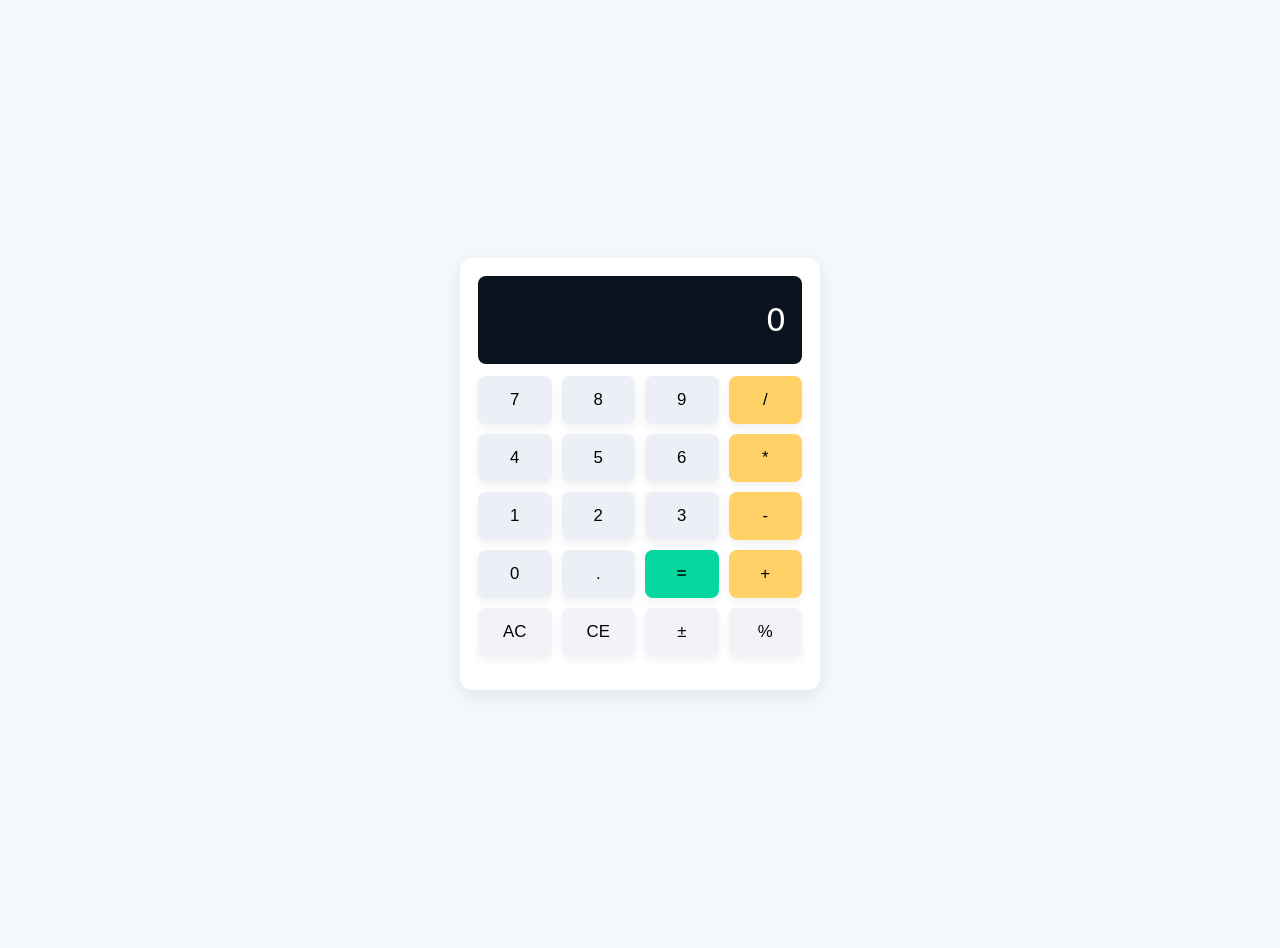
<file: JS/project 1/Calculator/index.html>
<!DOCTYPE html>
<html lang="en">
<head>
  <meta charset="UTF-8">
  <link rel="stylesheet" href="./style.css">
  <title>Calculator</title>
</head>
<body>
<div id="wrapper">
  <div id="calculator">
    <div id="display">0</div>
    <div id="keys" class="keys">
      <button data-type="digit" data-value="7">7</button>
      <button data-type="digit" data-value="8">8</button>
      <button data-type="digit" data-value="9">9</button>
      <button data-type="operator" data-value="/">/</button>

      <button data-type="digit" data-value="4">4</button>
      <button data-type="digit" data-value="5">5</button>
      <button data-type="digit" data-value="6">6</button>
      <button data-type="operator" data-value="*">*</button>
      <button data-type="digit" data-value="1">1</button>
      <button data-type="digit" data-value="2">2</button>
      <button data-type="digit" data-value="3">3</button>
      <button data-type="operator" data-value="-">-</button>
      <button data-type="digit" data-value="0">0</button>
      <button data-type="decimal">.</button>
      <button data-type="equals">=</button>
      <button data-type="operator" data-value="+">+</button>
      <button data-type="command" data-value="AC">AC</button>
      <button data-type="command" data-value="CE">CE</button>
      <button data-type="command" data-value="±">±</button>
      <button data-type="command" data-value="%">%</button>
    </div>
    <ul id="history"></ul>
  </div>
</div>

<script src="./script.js">
</script>
</body>
</html>
</file>
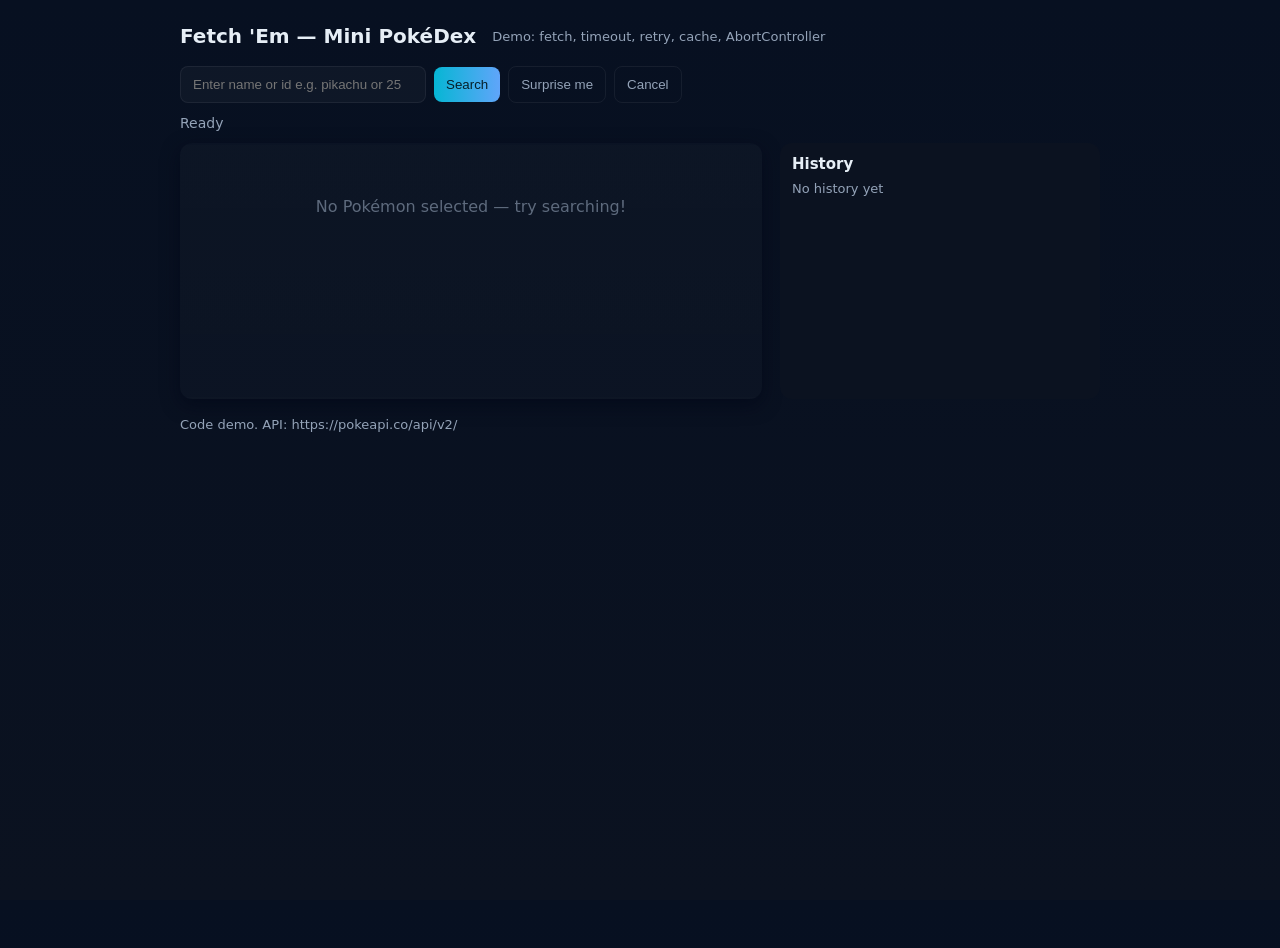
<file: JS/project 3/Projet POK/index.html>
<!doctype html>
<html lang="en">
<head>
  <meta charset="utf-8" />
  <meta name="viewport" content="width=device-width,initial-scale=1" />
  <title>Fetch 'Em — Mini PokéDex</title>
  <link rel="stylesheet" href="./style.css">
</head>
<body>
  <div class="app">
    <header>
      <h1>Fetch 'Em — Mini PokéDex</h1>
      <div class="small">Demo: fetch, timeout, retry, cache, AbortController</div>
    </header>

    <div class="controls">
      <input id="q" type="text" placeholder="Enter name or id e.g. pikachu or 25" />
      <button id="searchBtn">Search</button>
      <button id="surpriseBtn" class="ghost">Surprise me</button>
      <button id="cancelBtn" class="ghost">Cancel</button>
    </div>
    <div id="status" aria-live="polite">Ready</div>

    <div class="layout" style="margin-top:12px">
      <div class="card" id="card" style="min-height:220px">
        <div id="cardInner" style="opacity:0.6;text-align:center;padding:36px;color:var(--muted)">No Pokémon selected — try searching!</div>
      </div>

      <aside class="history">
        <h3>History</h3>
        <div id="historyList" class="history-list"><div class="small">No history yet</div></div>
      </aside>
    </div>

    <footer>
      Code demo. API: https://pokeapi.co/api/v2/
    </footer>
  </div>

  <script src="./http.js">
  </script>
</body>
</html>
</file>
<file: JS/project 1/Calculator/style.css>
:root {
    --bg: #f4f7fb;
    --panel: #fff;
    --accent: #2b6cb0;
    --key: #eceff6;
    --key-op: #ffd166;
    --key-eq: #06d6a0;
    --shadow: 0 6px 18px rgba(0, 0, 0, 0.08);
    font-family: Inter, Roboto, system-ui, -apple-system, "Segoe UI", Arial;
  }
  
  body {
    background: var(--bg);
    display: flex;
    min-height: 100vh;       
    align-items: center;
    justify-content: center;
    margin: 0;
    padding: 24px;
  }
  
  #wrapper {
    display: grid;
    gap: 20px;
    width: 360px;
  }
  
  #calculator {
    background: var(--panel);
    border-radius: 12px;
    padding: 18px;
    box-shadow: var(--shadow);
  }
  
  #display {
    background: #0b1220;
    color: #fff;
    font-size: 2rem;
    text-align: right;
    padding: 16px;
    border-radius: 8px;
    min-height: 56px;
    display: flex;
    align-items: center;
    justify-content: flex-end;
    word-break: break-all;
  }
  
  #keys {
    margin-top: 12px;
    display: grid;
    grid-template-columns: repeat(4, 1fr);
    gap: 10px;
  }
  
  button {
    font-size: 1.05rem;
    padding: 14px;
    border-radius: 8px;
    border: 0;
    background: var(--key);
    cursor: pointer;
    box-shadow: 0 4px 8px rgba(12, 12, 12, 0.06);
    user-select: none;
    transition: transform 0.1s ease, opacity 0.15s ease;
  }
  
  button:active {
    transform: translateY(1px);
  }
  
  button[data-type="operator"] {
    background: var(--key-op);
  }
  
  button[data-type="equals"] {
    background: var(--key-eq);
    color: #042a16;
    font-weight: 700;
  }
  
  button[data-type="command"] {
    background: #f1f3f8;
  }
  
  #history {
    list-style: none;
    padding: 8px 12px;
    margin: 0;
    display: flex;
    flex-direction: column;
    gap: 6px;
  }
  
  #history li {
    background: #fff;
    padding: 8px 10px;
    border-radius: 6px;
    box-shadow: 0 2px 6px rgba(0, 0, 0, 0.04);
    cursor: pointer;
    font-family: monospace;
    font-size: 0.95rem;
    transition: transform 0.15s ease, opacity 0.15s ease;
  }
  
  #history li:hover {
    opacity: 0.9;
    transform: translateY(-1px);
  }
  
  .small {
    font-size: 0.85rem;
    color: #475569;
  }
  
  .row {
    display: flex;
    justify-content: space-between;
    align-items: center;
  }
</file>
<file: JS/project 3/Projet POK/style.css>
:root {
    --bg: #0f1724;
    --card: #0b1220;
    --accent: #06b6d4;
    --muted: #94a3b8;
    --glass: rgba(255, 255, 255, 0.03)
}

html,
body {
    height: 100%;
    margin: 0;
    font-family: Inter, ui-sans-serif, system-ui, Segoe UI, Roboto, "Helvetica Neue", Arial
}

body {
    background: linear-gradient(180deg, #071021 0%, #0b1220 100%);
    color: #e6eef6;
    padding: 24px;
}

.app {
    max-width: 920px;
    margin: 0 auto
}

header {
    display: flex;
    align-items: center;
    gap: 16px;
    margin-bottom: 18px
}

h1 {
    margin: 0;
    font-size: 20px
}

.controls {
    display: flex;
    gap: 8px;
    align-items: center;
    margin-bottom: 12px
}

input[type=text] {
    padding: 10px 12px;
    border-radius: 8px;
    border: 1px solid rgba(255, 255, 255, 0.06);
    background: var(--glass);
    color: inherit;
    min-width: 220px
}

button {
    padding: 10px 12px;
    border-radius: 8px;
    border: 0;
    background: linear-gradient(90deg, var(--accent), #60a5fa);
    color: #06202a;
    cursor: pointer
}

button.ghost {
    background: transparent;
    border: 1px solid rgba(255, 255, 255, 0.06);
    color: var(--muted)
}

#status {
    margin-top: 8px;
    color: var(--muted);
    font-size: 14px
}

.layout {
    display: grid;
    grid-template-columns: 1fr 320px;
    gap: 18px
}

.card {
    background: linear-gradient(180deg, rgba(255, 255, 255, 0.02), rgba(255, 255, 255, 0.01));
    padding: 16px;
    border-radius: 12px;
    border: 2px solid transparent;
    box-shadow: 0 6px 18px rgba(2, 6, 23, 0.6)
}

.card .row {
    display: flex;
    gap: 12px;
    align-items: center
}

.sprite {
    width: 140px;
    height: 140px;
    background: #071122;
    border-radius: 12px;
    display: flex;
    align-items: center;
    justify-content: center
}

.types {
    display: flex;
    gap: 6px;
    margin-top: 8px
}

.type {
    padding: 6px 10px;
    border-radius: 999px;
    background: rgba(255, 255, 255, 0.04);
    font-size: 13px
}

.stats {
    display: flex;
    flex-direction: column;
    gap: 6px;
    margin-top: 10px
}

.history {
    background: var(--card);
    padding: 12px;
    border-radius: 12px
}

.history h3 {
    margin: 0 0 8px 0;
    font-size: 15px
}

.history-list {
    display: flex;
    flex-direction: column;
    gap: 6px
}

.history-item {
    padding: 8px;
    border-radius: 8px;
    background: rgba(255, 255, 255, 0.02);
    cursor: pointer;
    font-size: 14px
}

.small {
    font-size: 13px;
    color: var(--muted)
}

footer {
    margin-top: 18px;
    color: var(--muted);
    font-size: 13px
}

@media (max-width:820px) {
    .layout {
        grid-template-columns: 1fr
    }
}
</file>
